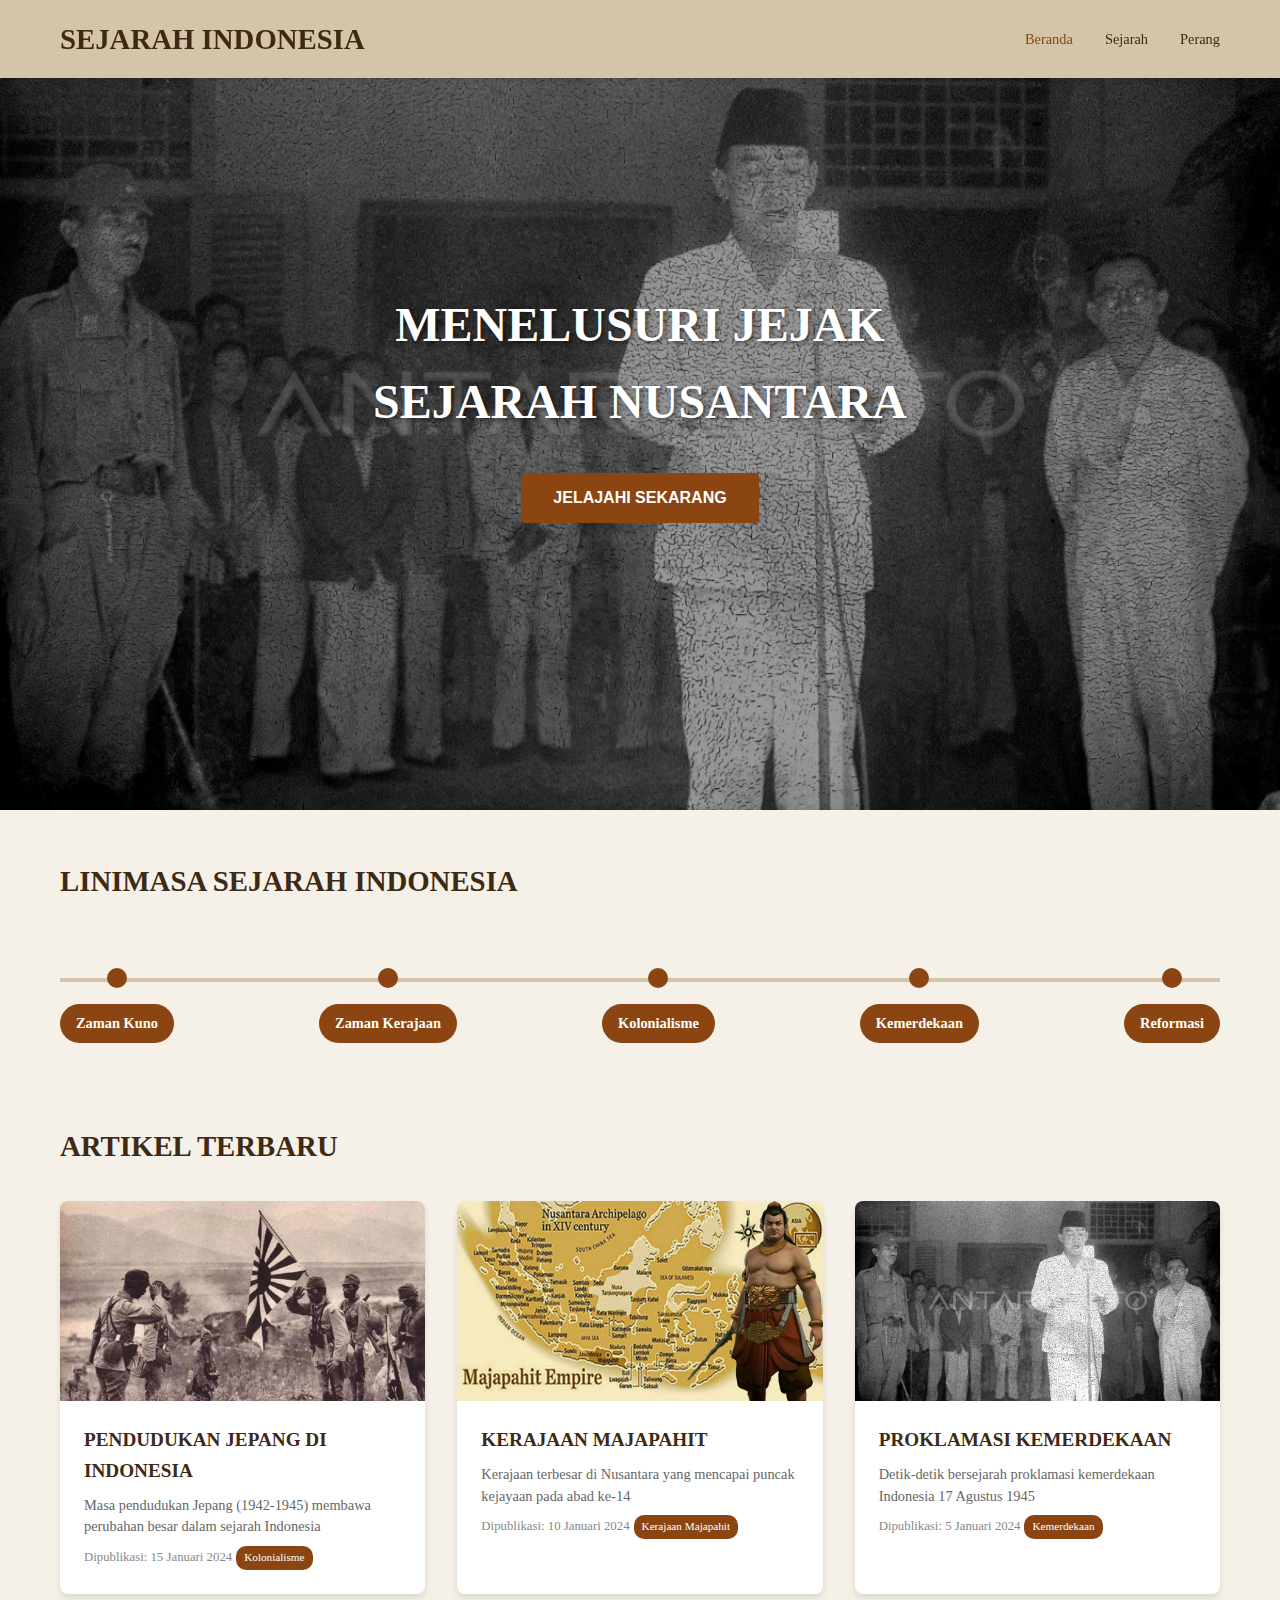
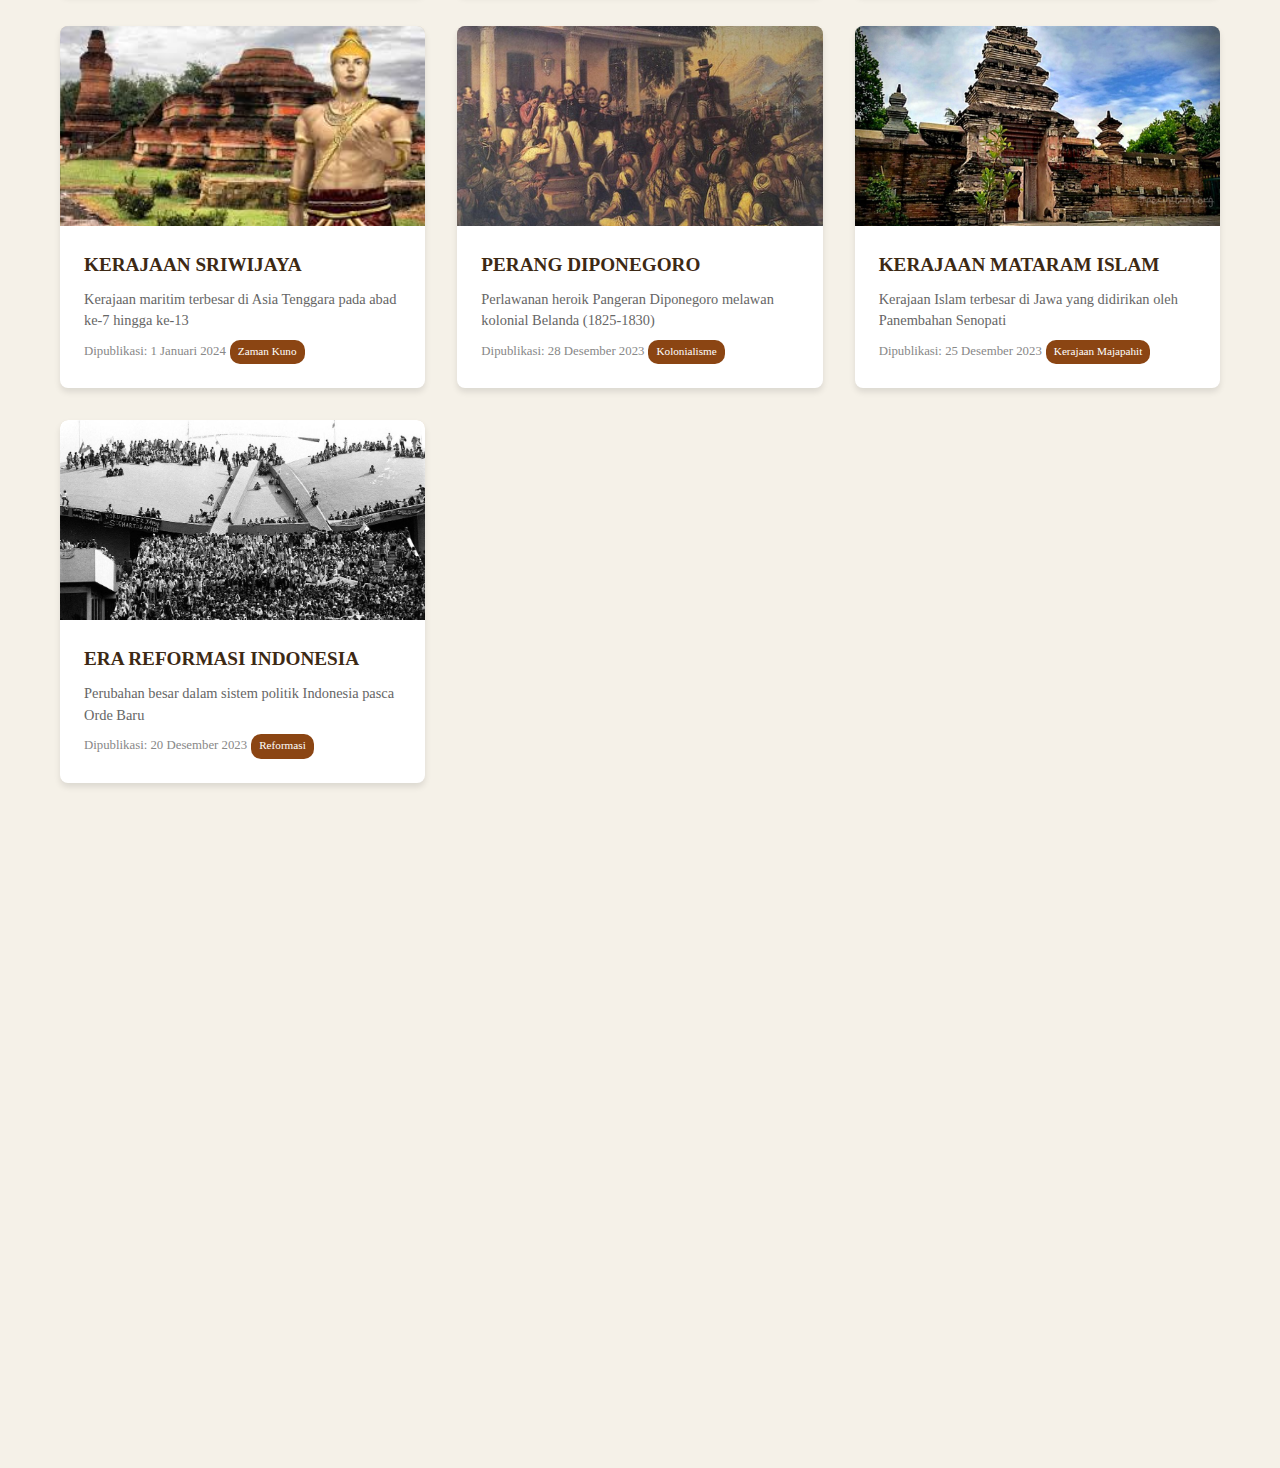
<file: pages/index.html>
<!DOCTYPE html>
<html lang="id">
  <head>
    <meta charset="UTF-8" />
    <meta name="viewport" content="width=device-width, initial-scale=1.0" />
    <title>Sejarah Indonesia</title>
    <link rel="stylesheet" href="../style/style.css" />
    <link rel="stylesheet" href="../style/modal.css" />
  </head>
  <body>
    <!-- Header -->
    <header class="header">
      <div class="container">
        <h1 class="logo">SEJARAH INDONESIA</h1>
        <nav class="nav">
          <a href="index.html" class="nav-link active">Beranda</a>
          <a href="#timeline" class="nav-link" data-scroll="timeline"
            >Sejarah</a
          >
          <a href="perang.html" class="nav-link">Perang</a>
        </nav>
      </div>
    </header>

    <!-- Hero Section -->
    <section class="hero">
      <div class="hero-content">
        <h2 class="hero-title">MENELUSURI JEJAK<br />SEJARAH NUSANTARA</h2>
        <button class="hero-btn">JELAJAHI SEKARANG</button>
      </div>
    </section>

    <!-- Main Content -->
    <main class="main">
      <div class="container">
        <!-- Timeline -->
        <section class="timeline-section">
          <h3 class="section-title">LINIMASA SEJARAH INDONESIA</h3>
          <div class="timeline" id="timeline">
            <!-- Timeline akan diisi oleh JavaScript -->
          </div>
        </section>

        <!-- Articles Section -->
        <section class="articles-section">
          <h3 class="section-title">ARTIKEL TERBARU</h3>
          <div class="articles-grid" id="articles-grid"></div>
        </section>

        <!-- Video Section - TAMBAH setelah articles-section -->
        <section class="video-section">
          <h3 class="section-title">VIDEO DOKUMENTER SEJARAH</h3>
          <div class="video-container">
            <div class="video-wrapper">
              <iframe
                src="https://www.youtube.com/embed/0xaTIQt6rTI"
                title="Arsip Langka Proklamasi Kemerdekaan Indonesia 17 Agustus 1945 - Dokumentasi Visual Berwarna"
                frameborder="0"
                allow="accelerometer; autoplay; clipboard-write; encrypted-media; gyroscope; picture-in-picture; web-share"
                referrerpolicy="strict-origin-when-cross-origin"
                allowfullscreen
              >
              </iframe>
            </div>
            <div class="video-info">
              <h4 class="video-title">
                Arsip Langka Proklamasi Kemerdekaan Indonesia
              </h4>
              <p class="video-description">
                Dokumentasi visual berwarna yang menampilkan momen bersejarah
                Proklamasi Kemerdekaan Indonesia pada tanggal 17 Agustus 1945.
                Video ini merupakan arsip langka yang memberikan gambaran
                autentik tentang detik-detik kemerdekaan bangsa Indonesia.
              </p>
              <div class="video-meta">
                <span class="video-category">Dokumenter Sejarah</span>
                <span class="video-duration">📺 YouTube</span>
              </div>
            </div>
          </div>
        </section>
      </div>
    </main>

    <!-- Modal untuk detail artikel -->
    <div id="article-modal" class="modal">
      <div class="modal-content">
        <div class="modal-header">
          <h2 id="modal-title" class="modal-title"></h2>
          <span class="modal-close">&times;</span>
        </div>
        <div class="modal-body">
          <div id="modal-image" class="modal-image"></div>
          <div class="modal-info">
            <div id="modal-meta" class="modal-meta"></div>
            <div id="modal-content" class="modal-text"></div>
          </div>
        </div>
      </div>
    </div>

    <script src="../script/script.js"></script>
  </body>
</html>
</file>
<file: style/style.css>
* {
    margin: 0;
    padding: 0;
    box-sizing: border-box;
}

html { 
    scroll-behavior: smooth;
}

body {
    font-family: 'Georgia', serif;
    background-color: #f5f1e8;
    color: #3d2914;
    line-height: 1.6;
}

.container {
    max-width: 1200px;
    margin: 0 auto;
    padding: 0 20px;
}

/* Header */
.header {
    background-color: #d4c4a8;
    padding: 1rem 0;
    box-shadow: 0 2px 5px rgba(0,0,0,0.1);
    width: 100%;
    z-index: 10;
    position: fixed;
}

.header .container {
    display: flex;
    justify-content: space-between;
    align-items: center;
}

.logo {
    font-size: 1.8rem;
    font-weight: bold;
    color: #3d2914;
}

.nav {
    display: flex;
    gap: 2rem;
}

.nav-link {
    text-decoration: none;
    color: #3d2914;
    font-weight: 500;
    transition: color 0.3s;
    font-size: 0.9rem;
}

.nav-link:hover,
.nav-link.active {
    color: #8b4513;
}

/* Hero Section */
.hero {
    height: 90vh;
    background: linear-gradient(rgba(0,0,0,0.4), rgba(0,0,0,0.4)), url('../assets/hero-bg.jpg');
    background-size: cover;
    background-position: center;
    display: flex;
    align-items: center;
    justify-content: center;
    text-align: center;
    color: white;
}

.hero-title {
    font-size: 3rem;
    font-weight: bold;
    margin-bottom: 2rem;
    text-shadow: 2px 2px 4px rgba(0,0,0,0.5);
}

.hero-btn {
    background-color: #8b4513;
    color: white;
    border: none;
    padding: 1rem 2rem;
    font-size: 1rem;
    font-weight: bold;
    cursor: pointer;
    transition: background-color 0.3s;
    border-radius: 4px;
}

.hero-btn:hover {
    background-color: #a0522d;
}

/* Main Content */
.main {
    padding: 3rem 0;
}

.section-title {
    font-size: 1.8rem;
    font-weight: bold;
    margin-bottom: 2rem;
    color: #3d2914;
}

/* Featured Events */
/* Featured Events - UPDATED to match article cards */
.featured-events {
    margin-bottom: 3rem;
}

.featured-event-container {
    display: flex;
    justify-content: center; /* Center the single card */
}

.featured-event-card {
    /* Gunakan styling yang sama dengan article-card */
    background-color: white;
    border-radius: 8px;
    overflow: hidden;
    box-shadow: 0 4px 6px rgba(0,0,0,0.1);
    transition: transform 0.3s, box-shadow 0.3s;
    cursor: pointer;
    width: 350px;
    max-width: 350px;
    min-width: 350px;
}

.featured-event-card:hover {
    transform: translateY(-5px);
    box-shadow: 0 8px 15px rgba(0,0,0,0.2);
}

.featured-event-image {
    width: 100%;
    height: 200px;
    background-size: cover;
    background-position: center;
    background-color: #d4c4a8;
}

.featured-event-content {
    padding: 1.5rem;
    height: 180px; /* Same as article-content */
    display: flex;
    flex-direction: column;
    justify-content: space-between;
}

.featured-event-title {
    font-size: 1.2rem;
    font-weight: bold;
    margin-bottom: 0.5rem;
    color: #3d2914;
    /* Limit title to 2 lines - same as article */
    display: -webkit-box;
    -webkit-line-clamp: 2;
    -webkit-box-orient: vertical;
    overflow: hidden;
}

.featured-event-excerpt {
    color: #666;
    font-size: 0.9rem;
    line-height: 1.5;
    /* Limit excerpt to 3 lines - same as article */
    display: -webkit-box;
    -webkit-line-clamp: 3;
    -webkit-box-orient: vertical;
    overflow: hidden;
    flex-grow: 1;
}

.featured-event-meta {
    margin-top: 1rem;
    display: flex;
    flex-direction: column;
    gap: 0.5rem;
}

.featured-event-date {
    color: #888;
    font-size: 0.8rem;
}

.featured-event-category {
    background: #8b4513;
    color: white;
    padding: 0.2rem 0.5rem;
    border-radius: 10px;
    font-size: 0.7rem;
    display: inline-block;
    align-self: flex-start;
}

.loading-container {
    display: flex;
    flex-direction: column;
    align-items: center;
    justify-content: center;
    padding: 3rem;
    color: #8b4513;
}

.interactive-map-btn {
    background-color: #8b4513;
    color: white;
    border: none;
    padding: 1rem 2rem;
    font-size: 1rem;
    font-weight: bold;
    cursor: pointer;
    transition: background-color 0.3s;
    border-radius: 4px;
}

.interactive-map-btn:hover {
    background-color: #a0522d;
}

/* Timeline */
.timeline-section {
    margin-bottom: 3rem;
}

.timeline {
    position: relative;
    display: flex;
    justify-content: space-between;
    align-items: center;
    margin: 2rem 0;
    padding: 2rem 0;
}

.timeline::before {
    content: '';
    position: absolute;
    top: 30%;
    left: 0;
    right: 0;
    height: 4px;
    background-color: #d4c4a8;
    z-index: 1;
}

.timeline-item {
    position: relative;
    text-align: center;
    z-index: 2;
    cursor: pointer;
}

.timeline-dot {
    width: 20px;
    height: 20px;
    border-radius: 50%;
    background-color: #8b4513;
    margin: 0 auto 1rem;
    position: relative;
    z-index: 3;
    transition: all 0.3s ease;
}

.timeline-dot.active {
    background-color: #d2691e;
    transform: scale(1.2);
}

.timeline-label {
    background-color: #8b4513;
    color: white;
    padding: 0.5rem 1rem;
    border-radius: 20px;
    font-size: 0.9rem;
    font-weight: bold;
    white-space: nowrap;
    transition: all 0.3s ease;
}

.timeline-label.active {
    background-color: #d2691e;
}

.timeline-item:hover .timeline-dot {
    transform: scale(1.1);
}

.timeline-item:hover .timeline-label {
    background-color: #a0522d;
}

/* Articles Section */
.articles-section {
    margin-bottom: 3rem;
}

.articles-grid {
    display: grid;
    grid-template-columns: repeat(auto-fill, minmax(300px, 1fr));
    gap: 2rem;
}

.article-card {
    background-color: white;
    border-radius: 8px;
    overflow: hidden;
    box-shadow: 0 4px 6px rgba(0,0,0,0.1);
    transition: transform 0.3s, box-shadow 0.3s;
    cursor: pointer;
    width: calc(100%);
}

.article-card:hover {
    transform: translateY(-5px);
    box-shadow: 0 8px 15px rgba(0,0,0,0.2);
}

.article-image {
    width: 100%;
    height: 200px;
    background-size: cover;
    background-position: center;
    background-color: #d4c4a8;
}

.article-content {
    padding: 1.5rem;
}

.article-title {
    font-size: 1.2rem;
    font-weight: bold;
    margin-bottom: 0.5rem;
    color: #3d2914;
}

.article-excerpt {
    color: #666;
    font-size: 0.9rem;
    line-height: 1.5;
}

/* Video Section - TAMBAH */
.video-section {
    margin-bottom: 3rem;
    padding: 2rem 0;
    background-color: white;
    border-radius: 12px;
    box-shadow: 0 4px 12px rgba(0,0,0,0.1);
}

.video-section .section-title {
    text-align: center;
    margin-bottom: 2rem;
    padding: 0 2rem;
}

.video-container {
    display: grid;
    grid-template-columns: 2fr 1fr;
    gap: 2rem;
    padding: 0 2rem;
    align-items: start;
}

.video-wrapper {
    position: relative;
    width: 100%;
    height: 0;
    padding-bottom: 56.25%; /* 16:9 aspect ratio */
    border-radius: 12px;
    overflow: hidden;
    box-shadow: 0 8px 20px rgba(0,0,0,0.15);
    transition: transform 0.3s ease, box-shadow 0.3s ease;
}

.video-wrapper:hover {
    transform: translateY(-5px);
    box-shadow: 0 12px 30px rgba(0,0,0,0.2);
}

.video-wrapper iframe {
    position: absolute;
    top: 0;
    left: 0;
    width: 100%;
    height: 100%;
    border: none;
    border-radius: 12px;
}

.video-info {
    padding: 1rem;
    display: flex;
    flex-direction: column;
    gap: 1rem;
}

.video-title {
    font-size: 1.5rem;
    font-weight: bold;
    color: #3d2914;
    margin-bottom: 1rem;
    line-height: 1.3;
}

.video-description {
    color: #666;
    line-height: 1.6;
    text-align: justify;
    margin-bottom: 1.5rem;
}

.video-meta {
    display: flex;
    flex-direction: column;
    gap: 0.5rem;
    margin-top: auto;
}

.video-category {
    background: #8b4513;
    color: white;
    padding: 0.3rem 0.8rem;
    border-radius: 15px;
    font-size: 0.8rem;
    font-weight: bold;
    align-self: flex-start;
}

.video-duration {
    color: #8b4513;
    font-weight: bold;
    font-size: 0.9rem;
}
/* Loading state untuk video */
.video-loading {
    display: flex;
    align-items: center;
    justify-content: center;
    height: 300px;
    background-color: #d4c4a8;
    border-radius: 12px;
    color: #8b4513;
    font-weight: bold;
}

/* Video section animation */
.video-section {
    opacity: 0;
    transform: translateY(30px);
    animation: fadeInUp 0.6s ease-out forwards;
    animation-delay: 0.3s;
}

@keyframes fadeInUp {
    to {
        opacity: 1;
        transform: translateY(0);
    }
}

/* Hover effect untuk video info */
.video-info:hover .video-title {
    color: #8b4513;
    transition: color 0.3s ease;
}

/* Focus states untuk accessibility */
.video-wrapper:focus-within {
    outline: 2px solid #8b4513;
    outline-offset: 4px;
}

/* Page Hero Section - TAMBAH */
.page-hero {
    height: 300px;
    background: linear-gradient(rgba(0,0,0,0.6), rgba(0,0,0,0.6)), url('/placeholder.svg?height=300&width=1200&text=Perang+Indonesia');
    background-size: cover;
    background-position: center;
    display: flex;
    align-items: center;
    justify-content: center;
    text-align: center;
    color: white;
}

.page-hero-content {
    max-width: 800px;
    padding: 0 2rem;
}

.page-hero-title {
    font-size: 2.5rem;
    font-weight: bold;
    margin-bottom: 1rem;
    text-shadow: 2px 2px 4px rgba(0,0,0,0.7);
}

.page-hero-subtitle {
    font-size: 1.2rem;
    opacity: 0.9;
    text-shadow: 1px 1px 2px rgba(0,0,0,0.7);
}

/* Filter Section - TAMBAH */
.filter-section {
    margin-bottom: 3rem;
    text-align: center;
}

.filter-buttons {
    display: flex;
    justify-content: center;
    gap: 1rem;
    flex-wrap: wrap;
}

.filter-btn {
    background-color: transparent;
    color: #8b4513;
    border: 2px solid #8b4513;
    padding: 0.8rem 1.5rem;
    font-size: 0.9rem;
    font-weight: bold;
    cursor: pointer;
    transition: all 0.3s;
    border-radius: 25px;
    font-family: 'Georgia', serif;
}

.filter-btn:hover,
.filter-btn.active {
    background-color: #8b4513;
    color: white;
    transform: translateY(-2px);
    box-shadow: 0 4px 8px rgba(139, 69, 19, 0.3);
}

/* War Articles Specific Styling - TAMBAH */
.war-article-card {
    position: relative;
}

.war-article-card::before {
    content: '⚔️';
    position: absolute;
    top: 10px;
    right: 10px;
    font-size: 1.2rem;
    z-index: 5;
    background: rgba(139, 69, 19, 0.9);
    color: white;
    width: 30px;
    height: 30px;
    border-radius: 50%;
    display: flex;
    align-items: center;
    justify-content: center;
}

/* Responsive Page Hero */
@media (max-width: 768px) {
    .page-hero {
        height: 250px;
    }
    
    .page-hero-title {
        font-size: 2rem;
    }
    
    .page-hero-subtitle {
        font-size: 1rem;
    }
    
    .filter-buttons {
        gap: 0.5rem;
    }
    
    .filter-btn {
        padding: 0.6rem 1rem;
        font-size: 0.8rem;
    }
}

@media (max-width: 480px) {
    .page-hero {
        height: 200px;
    }
    
    .page-hero-title {
        font-size: 1.5rem;
    }
    
    .filter-buttons {
        flex-direction: column;
        align-items: center;
    }
    
    .filter-btn {
        width: 200px;
    }
}

/* Responsive Design */
@media (max-width: 768px) {
    .header .container {
        flex-direction: column;
        gap: 1rem;
    }
    
    .nav {
        flex-wrap: wrap;
        gap: 1rem;
        justify-content: center;
    }
    
    .nav-link {
        font-size: 0.8rem;
    }
    
    .hero {
        height: 300px;
    }
    
    .hero-title {
        font-size: 2rem;
        margin-bottom: 1.5rem;
    }
    
    .hero-btn {
        padding: 0.8rem 1.5rem;
        font-size: 0.9rem;
    }
    
    .section-title {
        font-size: 1.5rem;
    }
    
    .timeline {
        flex-direction: column;
        gap: 2rem;
        padding: 1rem 0;
    }
    
    .timeline::before {
        display: none;
    }
    
    .timeline-item {
        display: flex;
        align-items: center;
        gap: 1rem;
        text-align: left;
    }
    
    .timeline-dot {
        margin: 0;
        flex-shrink: 0;
    }
    
    .timeline-label {
        margin: 0;
        white-space: normal;
    }
    
    .articles-grid {
        grid-template-columns: 1fr;
    }

    .featured-event-card {
        width: 100%;
        max-width: 100%;
        min-width: auto;
    }
    
    .interactive-map-btn {
        width: 100%;
        padding: 1rem;
    }

    .video-container {
        grid-template-columns: 1fr;
        gap: 1.5rem;
        padding: 0 1.5rem;
    }
    
    .video-section .section-title {
        font-size: 1.5rem;
        padding: 0 1.5rem;
    }
    
    .video-title {
        font-size: 1.3rem;
    }
    
    .video-info {
        padding: 0.5rem;
    }
    
    .video-wrapper {
        padding-bottom: 56.25%; /* Maintain 16:9 on mobile */
    }
}

@media (max-width: 480px) {
    .container {
        padding: 0 15px;
    }
    
    .logo {
        font-size: 1.5rem;
    }
    
    .hero-title {
        font-size: 1.5rem;
    }
    
    .main {
        padding: 2rem 0;
    }
    
    .section-title {
        font-size: 1.3rem;
        margin-bottom: 1.5rem;
    }
    
    .article-content {
        padding: 1rem;
    }
    
    .article-title {
        font-size: 1.1rem;
    }

    .video-section {
        margin-bottom: 2rem;
        padding: 1.5rem 0;
    }
    
    .video-container {
        padding: 0 1rem;
    }
    
    .video-section .section-title {
        font-size: 1.3rem;
        padding: 0 1rem;
    }
    
    .video-title {
        font-size: 1.2rem;
    }
    
    .video-description {
        font-size: 0.9rem;
    }
}

/* Loading Animation */
.loading {
    display: inline-block;
    width: 20px;
    height: 20px;
    border: 3px solid #f3f3f3;
    border-top: 3px solid #8b4513;
    border-radius: 50%;
    animation: spin 1s linear infinite;
}

@keyframes spin {
    0% { transform: rotate(0deg); }
    100% { transform: rotate(360deg); }
}

/* Smooth transitions */
* {
    transition: color 0.3s ease, background-color 0.3s ease;
}

/* Focus states for accessibility */
.timeline-item:focus,
.article-card:focus,
.nav-link:focus,
.hero-btn:focus,
.interactive-map-btn:focus {
    outline: none;
}
/* Print styles */
@media print {
    .header,
    .hero-btn,
    .interactive-map-btn {
        display: none;
    }
    
    .hero {
        height: auto;
        background: none;
        color: #3d2914;
        padding: 2rem 0;
    }
    
    .article-card {
        box-shadow: none;
        border: 1px solid #ddd;
        break-inside: avoid;
    }
}
</file>
<file: style/modal.css>
/* Modal Animations - UPDATED */
.modal {
    display: none;
    position: fixed;
    z-index: 1000;
    left: 0;
    top: 0;
    width: 100%;
    height: 100%;
    background-color: rgba(0, 0, 0, 0);
    backdrop-filter: blur(0px);
    transition: all 0.3s ease;
}

.modal.show {
    background-color: rgba(0, 0, 0, 0.6);
    backdrop-filter: blur(3px);
}

.modal-content {
    background-color: #f5f1e8;
    margin: 2% auto;
    border-radius: 12px;
    width: 90%;
    max-width: 800px;
    max-height: 90vh;
    overflow-y: auto;
    box-shadow: 0 10px 30px rgba(0, 0, 0, 0.3);
    
    /* Initial state - hidden */
    opacity: 0;
    transform: translateY(-50px) scale(0.9);
    transition: all 0.4s cubic-bezier(0.34, 1.56, 0.64, 1);
}

.modal.show .modal-content {
    opacity: 1;
    transform: translateY(0) scale(1);
}

/* Alternative animations - pilih salah satu */

/* Slide from top */
.modal-content.slide-top {
    transform: translateY(-100px) scale(1);
}

.modal.show .modal-content.slide-top {
    transform: translateY(0) scale(1);
}

/* Slide from bottom */
.modal-content.slide-bottom {
    transform: translateY(100px) scale(1);
}

.modal.show .modal-content.slide-bottom {
    transform: translateY(0) scale(1);
}

/* Scale animation */
.modal-content.scale {
    transform: scale(0.7);
}

.modal.show .modal-content.scale {
    transform: scale(1);
}

/* Rotate + Scale animation */
.modal-content.rotate-scale {
    transform: scale(0.8) rotate(-5deg);
}

.modal.show .modal-content.rotate-scale {
    transform: scale(1) rotate(0deg);
}

/* Modal header animation */
.modal-header {
    background-color: #d4c4a8;
    padding: 1.5rem 2rem;
    border-radius: 12px 12px 0 0;
    display: flex;
    justify-content: space-between;
    align-items: center;
    border-bottom: 2px solid #8b4513;
    
    /* Animation */
    opacity: 0;
    transform: translateY(-20px);
    transition: all 0.5s ease 0.2s;
}

.modal.show .modal-header {
    opacity: 1;
    transform: translateY(0);
}

/* Modal body animation */
.modal-body {
    padding: 2rem;
    
    /* Animation */
    opacity: 0;
    transform: translateY(20px);
    transition: all 0.5s ease 0.3s;
}

.modal.show .modal-body {
    opacity: 1;
    transform: translateY(0);
}

/* Modal image animation */
.modal-image {
    width: 100%;
    height: 300px;
    background-size: cover;
    background-position: center;
    background-color: #d4c4a8;
    border-radius: 8px;
    margin-bottom: 1.5rem;
    
    /* Animation */
    opacity: 0;
    transform: scale(0.95);
    transition: all 0.6s ease 0.4s;
}

.modal.show .modal-image {
    opacity: 1;
    transform: scale(1);
}

/* Modal text animation */
.modal-text {
    color: #3d2914;
    line-height: 1.8;
    font-size: 1rem;
    text-align: justify;
    
    /* Animation */
    opacity: 0;
    transform: translateY(15px);
    transition: all 0.5s ease 0.5s;
}

.modal.show .modal-text {
    opacity: 1;
    transform: translateY(0);
}

/* Modal meta animation */
.modal-meta {
    display: flex;
    flex-wrap: wrap;
    gap: 1rem;
    margin-bottom: 1.5rem;
    padding-bottom: 1rem;
    border-bottom: 1px solid #d4c4a8;
    
    /* Animation */
    opacity: 0;
    transform: translateX(-20px);
    transition: all 0.5s ease 0.4s;
}

.modal.show .modal-meta {
    opacity: 1;
    transform: translateX(0);
}

/* Close button animation */
.modal-close {
    color: #8b4513;
    font-size: 2rem;
    font-weight: bold;
    cursor: pointer;
    line-height: 1;
    width: 30px;
    height: 30px;
    display: flex;
    align-items: center;
    justify-content: center;
    border-radius: 50%;
    transition: all 0.3s;
    
    /* Animation */
    opacity: 0;
    transform: rotate(-90deg) scale(0.8);
    transition: all 0.4s ease 0.3s;
}

.modal.show .modal-close {
    opacity: 1;
    transform: rotate(0deg) scale(1);
}

.modal-close:hover {
    color: #a0522d;
    background-color: rgba(139, 69, 19, 0.1);
    transform: rotate(0deg) scale(1.1);
}

/* Loading animation untuk modal */
.modal-loading {
    display: flex;
    align-items: center;
    justify-content: center;
    padding: 3rem;
}

.modal-loading .loading {
    width: 30px;
    height: 30px;
    border: 3px solid #f3f3f3;
    border-top: 3px solid #8b4513;
    border-radius: 50%;
    animation: spin 1s linear infinite;
}

/* Responsive animations */
@media (max-width: 768px) {
    .modal-content {
        margin: 5% auto;
        width: 95%;
        max-height: 85vh;
    }
    
    .modal-header {
        padding: 1rem 1.5rem;
    }
    
    .modal-body {
        padding: 1.5rem;
    }
    
    .modal-image {
        height: 200px;
    }
}
@media (max-width: 480px) {
    .modal-content {
        margin: 10% auto;
        width: 98%;
    }
    
    .modal-header {
        padding: 1rem;
    }
    
    .modal-body {
        padding: 1rem;
    }
    
    .modal-title {
        font-size: 1.1rem;
    }
}

/* Modal accessibility */
/* .modal-content:focus {
    outline: none;
}

.modal-close:focus {
    outline: 2px solid #8b4513;
    outline-offset: 2px;
} */
</file>
